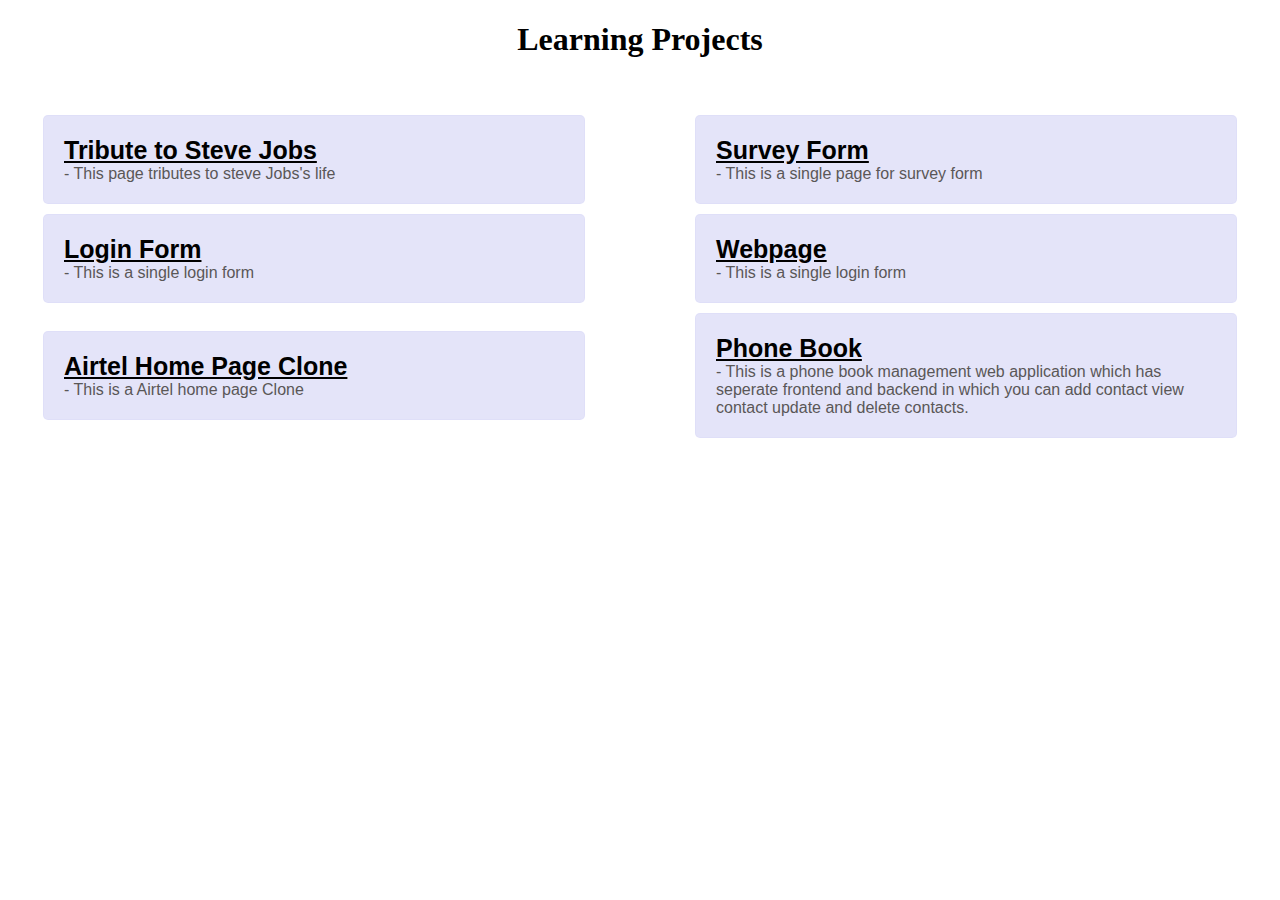
<file: index.html>
<!DOCTYPE html>
<html lang="en">
<head>
    <meta charset="UTF-8">
    <meta name="viewport" content="width=device-width, initial-scale=1.0">
    <title>Document</title>
    <style>
        .project{
            border: 1px solid rgba(221, 221, 248, 0.804);
            width: 500px;
            padding: 20px;
            background-color: rgba(221, 221, 248, 0.804);
            color: rgb(90, 87, 87);
            border-radius: 5px;
            margin: 5px;
            font-family: Arial, Helvetica, sans-serif;
        }
        .project-title{
            font-size: 25px;
            /* text-decoration: none; */
            font-weight: bold;
            color: black;
        
        }
        .projects{
            display: flex;
            justify-content: space-between;
            align-items: center;
            flex-wrap: wrap;
            padding: 30px;
        }
        h1{
            text-align: center;
        }
    </style>
</head>
<body>
    <h1>Learning Projects</h1>
    <div class="projects">
        <div class="project">
            <div><a href="./tributeSteve/tributepage.html" class="project-title">Tribute to Steve Jobs</a></div>
            <div class="desc"> - This page tributes to steve Jobs's life</div>
        </div>
        <div class="project">
            <div><a href="./surveyForm/survey.html" class="project-title">Survey Form</a></div>
            <div class="desc"> - This is a single page for survey form </div>
        </div>
        <div class="project">
            <div><a href="./Day 2/index.html" class="project-title"> Login Form</a></div>
            <div class="desc"> - This is a single login form</div>
        </div>
        <div class="project">
            <div><a href="./Day 3 personal website/" class="project-title">Webpage</a></div>
            <div class="desc"> - This is a single login form</div>
        </div>
        <div class="project">
            <div><a href="./Day 4/airtelclone.html" class="project-title">Airtel Home Page Clone</a></div>
            <div class="desc"> - This is a Airtel home page Clone</div>
        </div>
        <div class="project">
            <div><a href="./Day 5/phonebook.html" class="project-title">Phone Book</a></div>
            <div class="desc"> - This is a phone book management web application which has seperate frontend and backend in which you can add contact view contact update and delete contacts.</div>
        </div>
    </div>
        <!-- <a href="./tributeSteve/tributepage.html">Tribute to Steve Jobs</a>
        <a href="./surveyForm/survey.html" class="project-title">Survey Form</a>
        <a href="./Day 2/index.html" class="project-title"> Login Form</a>
        <a href="./Day 3 personal website/" class="project-title">Webpage</a>
        <a href="./Day 4/airtelclone.html" class="project-title">Airtel Home Page Clone</a>
        <a href="./Day 5/phonebook.html" class="project-title">phone Book</a> -->
</body>
</html>
</file>
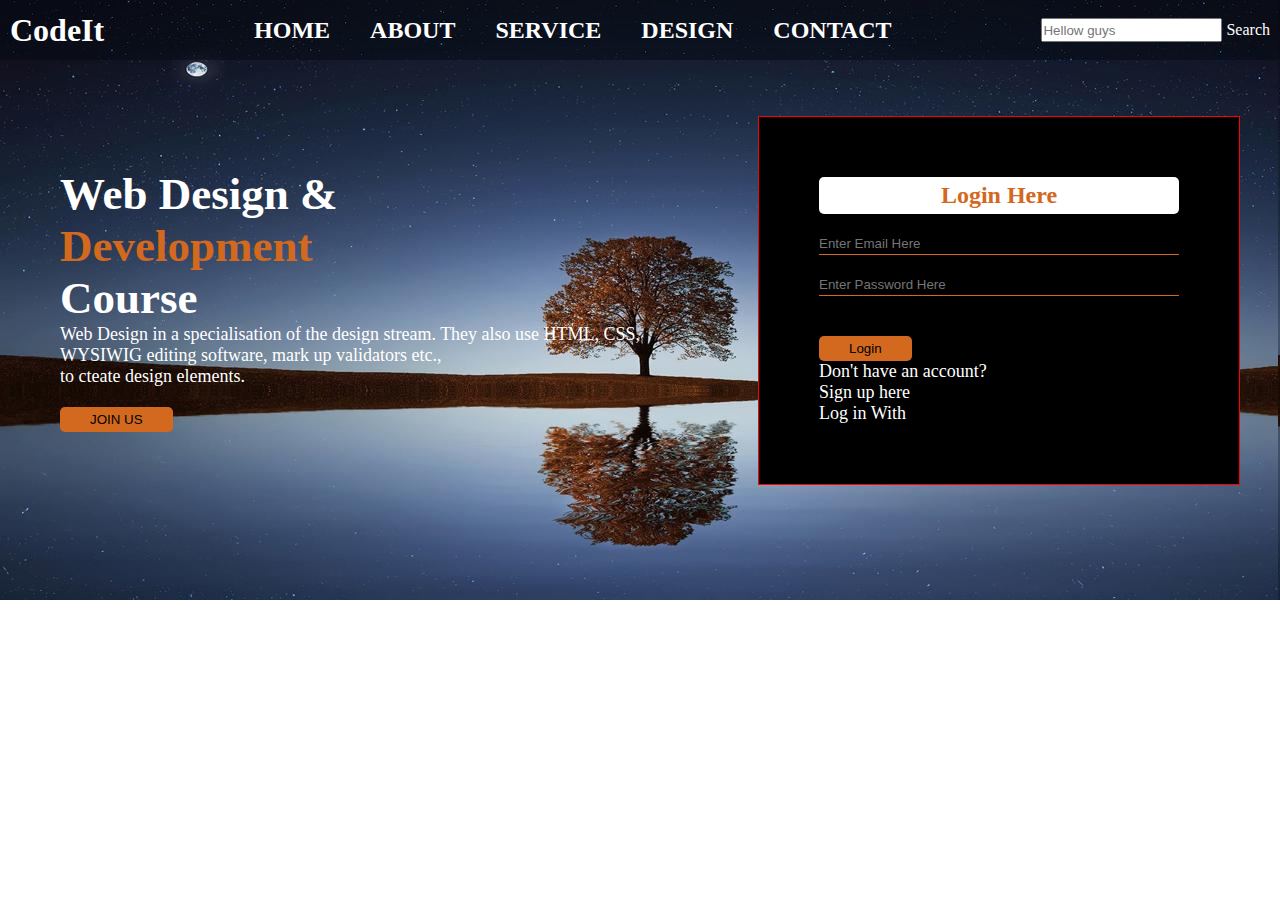
<file: Day 3 personal website/index.html>
<!DOCTYPE html>
<html lang="en">
<head>
    <meta charset="UTF-8">
    <meta name="viewport" content="width=device-width, initial-scale=1.0">
    <link rel="stylesheet" href="style.css">
    <title>Webpage Design</title>
</head>
<body>
    <div class="main">
        <div class="navbar">
            <div class="icons">
                <h1 class="logo">CodeIt</h1>
            </div>
            <div class="menu">
                <div><h2>HOME</h2>
                </div>
                <div>
                    <h2>ABOUT</h2>
                </div>
                <div>
                    <h2>SERVICE</h2>
                </div>
                <div>
                    <h2>DESIGN</h2>
                </div>
                <div>
                    <h2>CONTACT</h2>
                </div>
            </div>
            <div>
                <input type="text" placeholder="Hellow guys">
                <label for="">Search</label>
            </div>
        </div>
        <div class="hero-sec">
            <div class="quote-sec">
                <h1 class="design">Web Design & </h1>
                <h1 class="development">Development </h1>
                <h1 class="course">Course</h1>
                <p>Web Design in a specialisation of the design stream. They also use HTML, CSS, WYSIWIG editing software, mark up validators etc.,<br> to cteate design elements.</p>
                <button>JOIN US</button>
            </div>
            <div class="form-sec">
                <!-- form -->
                <h2>Login Here</h2>
                <div >
                    <input type="text" placeholder="Enter Email Here"><br>
                    <input type="text" placeholder="Enter Password Here">
                </div>
                <button>Login</button>
                <p>Don't have an account?</p>
                <p>Sign up here</p>
                <p>Log in With</p>
            </div>
        </div>
    </div>
</body>
</html>
</file>
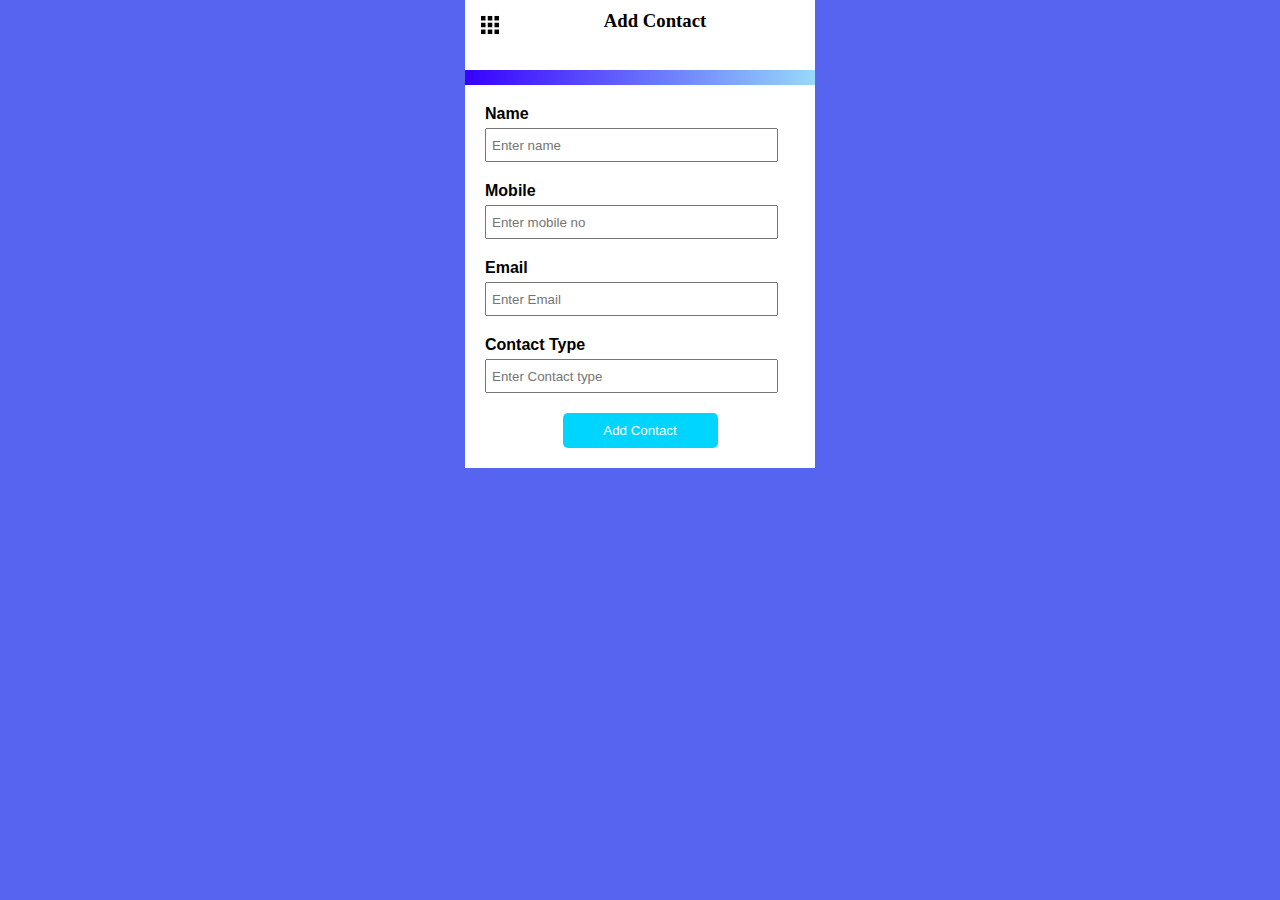
<file: Day 5/add-contact.html>
<!DOCTYPE html>
<html lang="en">
<head>
    <meta charset="UTF-8">
    <meta name="viewport" content="width=device-width, initial-scale=1.0">
    <link rel="stylesheet" href="style.css">
    <link rel="stylesheet" href="https://cdnjs.cloudflare.com/ajax/libs/font-awesome/6.5.1/css/all.min.css" integrity="sha512-DTOQO9RWCH3ppGqcWaEA1BIZOC6xxalwEsw9c2QQeAIftl+Vegovlnee1c9QX4TctnWMn13TZye+giMm8e2LwA==" crossorigin="anonymous" referrerpolicy="no-referrer" />
    <title>Add Contact</title>
</head>
<body>
    <div class="frame">
        <div class="upper">
            <img src="bento menu.png" alt="">
            <h3>Add Contact</h3>
            <!-- <i class="fa-solid fa-ellipsis-vertical"></i> -->
            <a href="phonebook.html"><i class="fa-solid fa-arrow-left"></i></a>
        </div>
        <div class="colour">
        </div>

        <div class="add-contact">
            <form action="">
                <label for="name">Name</label><br>
                <input type="text" placeholder="Enter name" id="name"><br>
                <label for="name">Mobile</label><br>
                <input type="text" placeholder="Enter mobile no" id="mobile"><br>
                <label for="email">Email</label><br>
                <input type="text" placeholder="Enter Email" id="email"><br>
                <label for="name">Contact Type</label><br>
                <input type="text" placeholder="Enter Contact type" id="contact-type"><br>
                
                <div class="add-btn">
                    <button onclick="addContact()">Add Contact</button>
                </div>
            </form>
        </div>
        
        
            
    </div>
</body>
<script src="phonebook.js"></script>
</html>
</file>
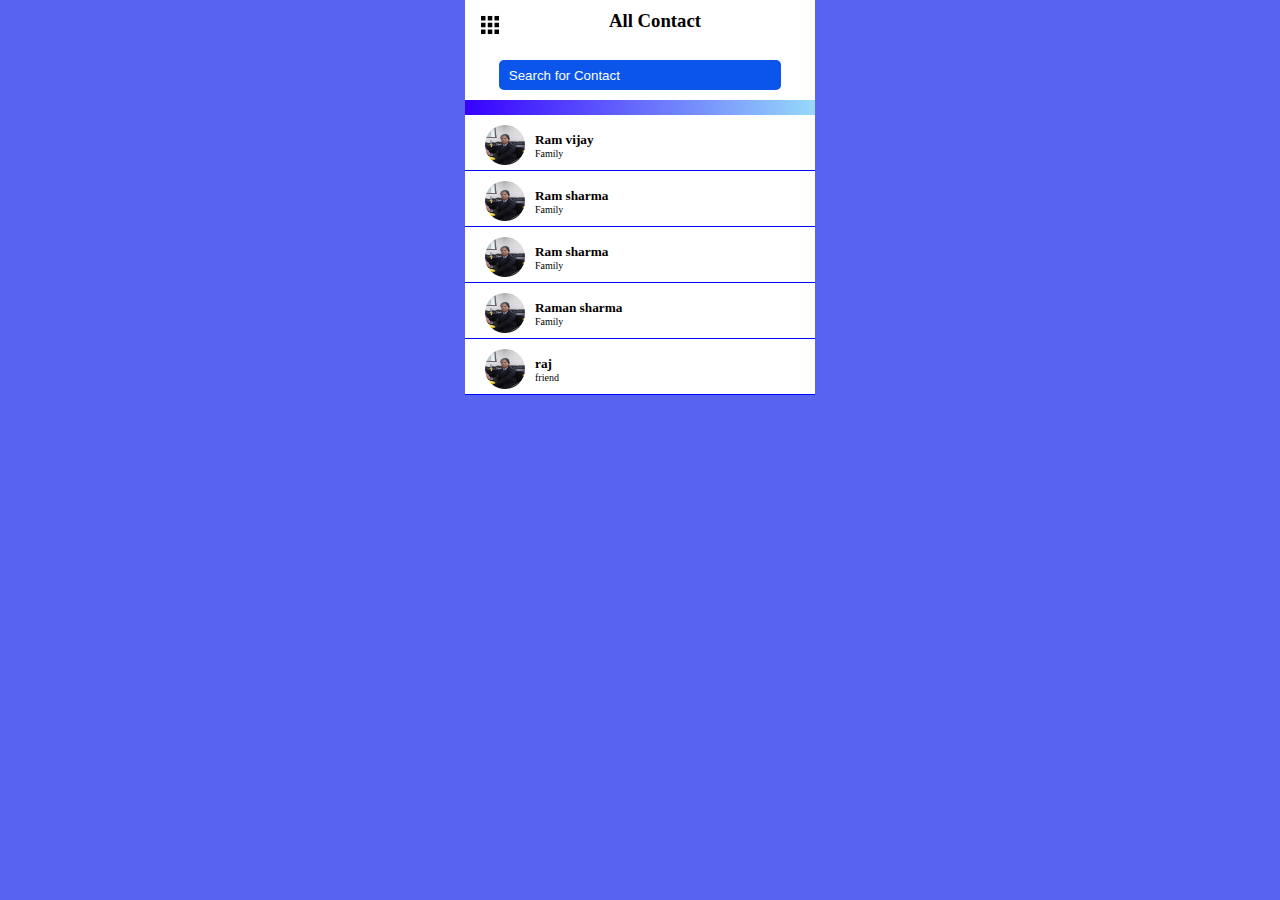
<file: Day 5/phonebook.html>
<!DOCTYPE html>
<html lang="en">
<head>
    <meta charset="UTF-8">
    <meta name="viewport" content="width=device-width, initial-scale=1.0">
    <link rel="stylesheet" href="style.css">
    <link rel="stylesheet" href="https://cdnjs.cloudflare.com/ajax/libs/font-awesome/6.5.1/css/all.min.css" integrity="sha512-DTOQO9RWCH3ppGqcWaEA1BIZOC6xxalwEsw9c2QQeAIftl+Vegovlnee1c9QX4TctnWMn13TZye+giMm8e2LwA==" crossorigin="anonymous" referrerpolicy="no-referrer" />
    <title>Phone Book</title>
</head>
<body>
    <div class="frame">
        <div class="upper">
            <img src="bento menu.png" alt="">
            <h3>All Contact</h3>
            <!-- <i class="fa-solid fa-ellipsis-vertical"></i> -->
            <a href="add-contact.html"><i class="fa-solid fa-user-plus"></i></a>
        </div>
        <div class="search-box">
            <input type="text" placeholder="Search for Contact" id="search">
            <i class="fa-solid fa-magnifying-glass" id="icon"></i>
        </div>
        <div class="colour">

        </div>
        <div id="contacts">
            
        </div>
            
    </div>
</body>
<script src="phonebook.js"></script>
</html>
</file>
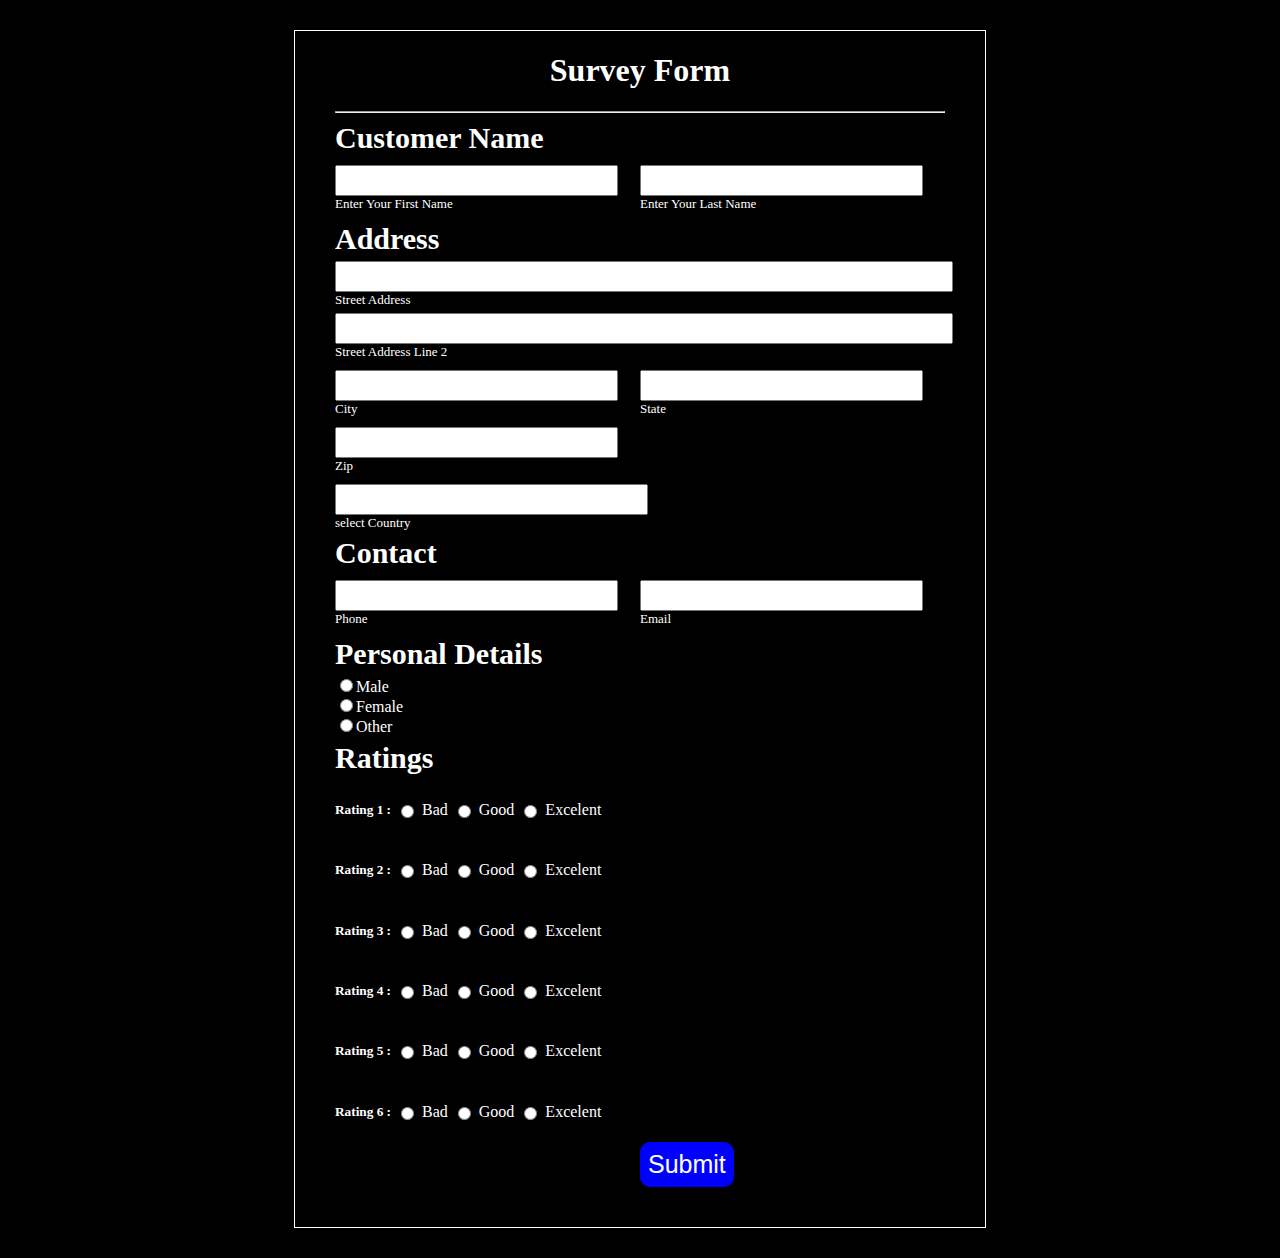
<file: surveyForm/survey.html>
<!DOCTYPE html>
<html lang="en">
<head>
    <meta charset="UTF-8">
    <meta name="viewport" content="width=device-width, initial-scale=1.0">
    <link rel="stylesheet" href="survey.css">
    <title>Document</title>
</head>
<body>
    <div class="main">
        <div class="survey">
            <h1>Survey Form</h1>
            <hr>

            <label for="name">Customer Name</label>
            <div class="customer-name">
                <div>
                    <input type="text">
                    <div class="input-bottom-level">Enter Your First Name</div>
                </div>
                <div>
                    <input type="text">
                    <div class="input-bottom-level">Enter Your Last Name</div>
                </div>
            </div>
            
            
            <label for="address">Address</label>
            <div class="address">
                <input type="text">
                <div class="input-bottom-level">Street Address</div>

                <input type="text">
                <div class="input-bottom-level">Street Address Line 2</div>
            </div>
            <div class="customer-name">
                <div>
                    <input type="text">
                    <div class="input-bottom-level">City</div>
                </div>
                <div>
                    <input type="text">
                    <div class="input-bottom-level">State</div>
                </div>
                <div>
                    <input type="text">
                    <div class="input-bottom-level">Zip</div>
                </div>
            </div>
           <div class="country">
            <input type="text">
            <div class="input-bottom-level">select Country</div>
           </div>

            <label for="">Contact</label>
            <div class="customer-name">
                <div>
                    <input type="text">
                    <div class="input-bottom-level">Phone</div>
                </div>
                <div>
                    <input type="text">
                    <div class="input-bottom-level">Email</div>
                </div>
                
            </div>

            <label for="">Personal Details</label>
            <div>
                <input type="radio">Male
                <br>
                <input type="radio">Female
                <br>
                <input type="radio">Other
            </div>

            <label for="">Ratings</label>
            <div class="rating">
                <h5>Rating 1 :</h5>
                <input type="radio">Bad
                <input type="radio">Good
                <input type="radio">Excelent
            </div>
            <div class="rating">
                <h5>Rating 2 :</h5>
                <input type="radio">Bad
                <input type="radio">Good
                <input type="radio">Excelent
            </div>
            <div class="rating">
                <h5>Rating 3 :</h5>
                <input type="radio">Bad
                <input type="radio">Good
                <input type="radio">Excelent
            </div>
            <div class="rating">
                <h5>Rating 4 :</h5>
                <input type="radio">Bad
                <input type="radio">Good
                <input type="radio">Excelent
            </div>
            <div class="rating">
                <h5>Rating 5 :</h5>
                <input type="radio">Bad
                <input type="radio">Good
                <input type="radio">Excelent
            </div>
            <div class="rating">
                <h5>Rating 6 :</h5>
                <input type="radio">Bad
                <input type="radio">Good
                <input type="radio">Excelent
            </div>

            <div class="submit">
                <button class="submit-btn">Submit</button>
            </div>
            
        </div>
        
    </div>
</body>
</html>
</file>
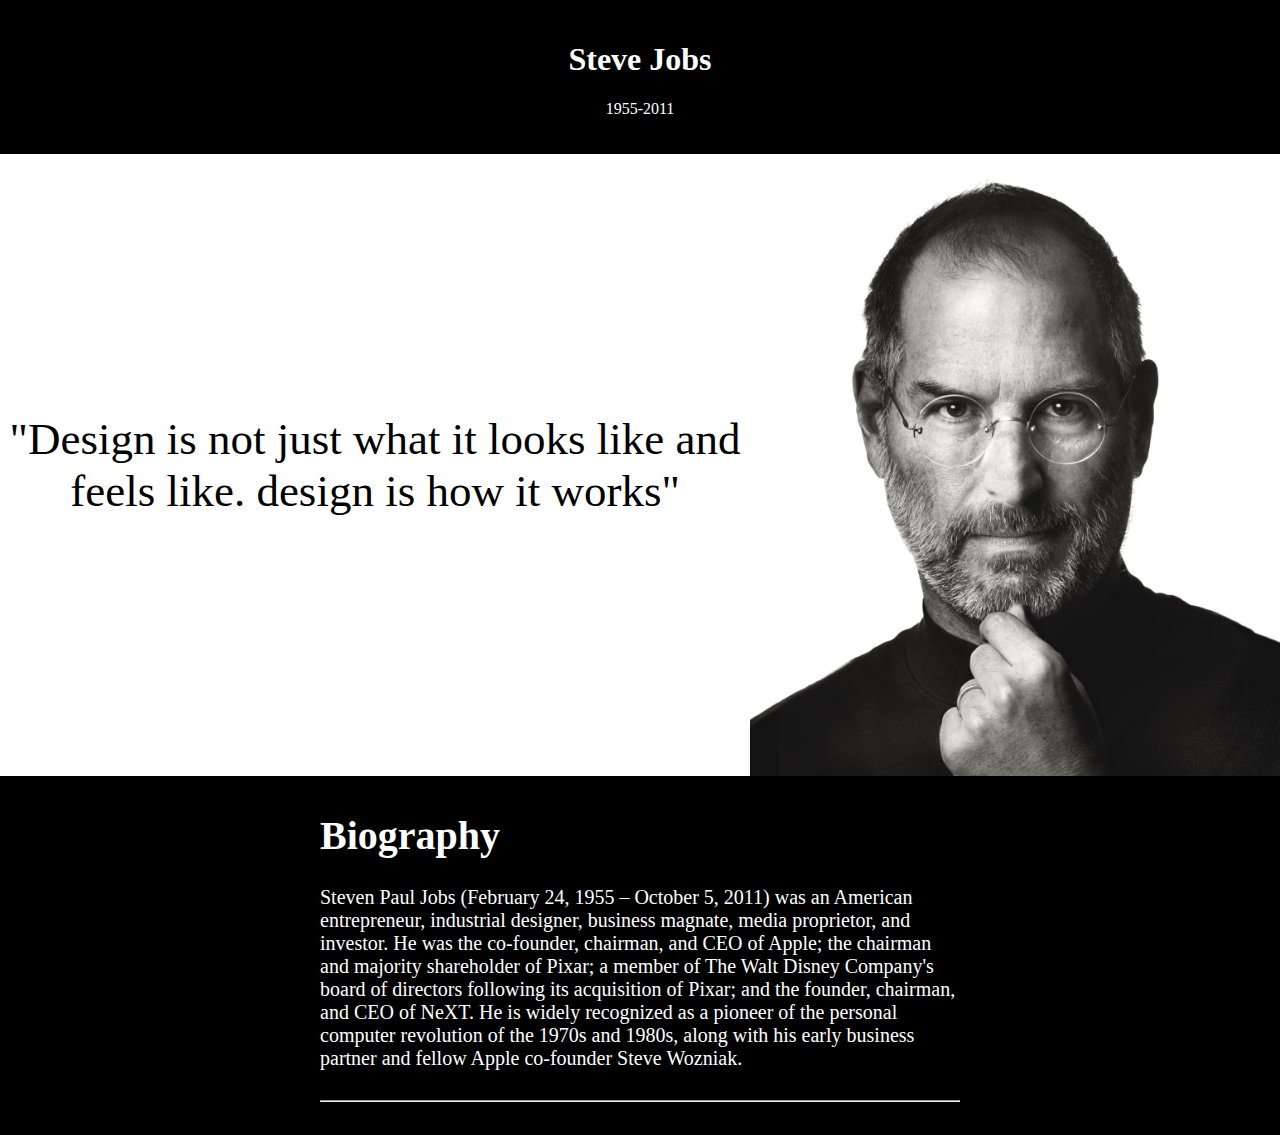
<file: tributeSteve/tributepage.html>
<!DOCTYPE html>
<html lang="en">
<head>
    <meta charset="UTF-8">
    <meta name="viewport" content="width=device-width, initial-scale=1.0">
    <link rel="stylesheet" href="tribute.css">
    <title>Steve Jobs</title>
</head>
<body>
    <div>
        <div class="heading">
            <h1>Steve Jobs</h1>
            <p>1955-2011</p>
        </div>
        <div class="main">
            <div class="phrase">
                <p>"Design is not just what it looks like and feels like. design is how it works"</p>
            </div>
            <div class="main-image">
                <img src="profoto-albert-watson-steve-jobs-pinned-image-original.jpg" alt="" width="530px" height="100%">
            </div>
        </div>


        <div class="biography">
            <h1>Biography</h1>
            <p>Steven Paul Jobs (February 24, 1955 – October 5, 2011) was an American entrepreneur, industrial designer, business magnate, media proprietor, and investor. He was the co-founder, chairman, and CEO of Apple; the chairman and majority shareholder of Pixar; a member of The Walt Disney Company's board of directors following its acquisition of Pixar; and the founder, chairman, and CEO of NeXT. He is widely recognized as a pioneer of the personal computer revolution of the 1970s and 1980s, along with his early business partner and fellow Apple co-founder Steve Wozniak.</p>
            <hr>
        </div>

    </div>
    
</body>
</html>
</file>
<file: Day 3 personal website/style.css>
*{
    margin: 0;
    padding: 0;
}
.main{
    width: 100%;
    background-image: url('nature\ -\ Copy-1278x600.jpg');
    min-height: 600px;
    
}
.navbar{

height: 60px;
padding: 0px 10px;
/* background-color: #010912; */
background-color: rgba(1,9,18,0.5);
display: flex;
justify-content: space-between;
color: white;
align-items: center;
}
.menu{
    display: flex;
    gap: 40px;
}
.hero-sec{
    display: flex;
    justify-content: space-between;
    color: white;
    padding: 40px;
    align-items: center;
    min-height: 400px;
}
.hero-sec h1{
    font-size: 45px;
    
}
.development{
    color: chocolate;
}
input{
    height: 20px;
}
.form-sec{
border: 1px solid red;
width: 30%;
background-color: black;
color: white;
padding: 5%;
}
.form-sec h2{
    background-color: white;
    color: chocolate;
    border-radius: 5px;
    padding: 5px;
    text-align: center;
    margin-bottom: 20px;
}
.form-sec input{
    width: 100%;
    background-color: black;
    color: white;
    border: none;
    border-bottom: 1px solid chocolate;
    margin-bottom: 20px;
}
.quote-sec{
    width: 55%;
    padding: 20px;
}
button{
    padding: 5px 30px;
    background-color: chocolate;
    border: none;
    border-radius: 5px;
    margin-top: 20px;
}
p{
    font-size: 18px;
}
</file>
<file: Day 5/style.css>
*{
    margin: 0;
    padding: 0;
}
body{
    background-color: rgb(87, 100, 239);
    display: flex;
    justify-content:center;
    align-items: center;
    width: 100%;
   

}
.frame{
    background-color: white;
    width: 350px;
    
    overflow: hidden;
 
}
.upper{
    display: flex;
    height: 40px;
    justify-content: space-between;
    padding: 10px;
    
}
.upper img{
    width: 30px;
    height: 30px;

}
#search{
    background-color: rgb(11, 85, 234);
    border: none;
    height: 30px;
    width: 75%;
   border-top-left-radius: 5px ;
   border-bottom-left-radius: 5px ;
   padding-left: 10px;
}
.search-box ::placeholder {
    color: white;
  }
  #icon{
    background-color: rgb(11, 85, 234);
    height: 30px;
    color: white;
    display: flex;
    align-items: center;
    padding-right: 10px;
    border-top-right-radius: 5px ;
   border-bottom-right-radius: 5px ;
  }
  .search-box{
    display: flex;
    align-items: center;
    justify-content: center;
  }
  .colour{
    width: 100%;
    height: 15px;
    margin-top: 10px;
    background-image: linear-gradient(to right, rgb(55, 0, 255) , rgba(118, 205, 248, 0.763));
  }
  .contact img{
    width: 40px;
    height: 40px;
    border-radius: 50%;

  }
  .contact{
    display: flex;
  
    /* justify-content: space-between; */
    gap: 10px;
    align-items: center;
    padding-left: 20px;
    padding-right: 20px;
    margin-top: 10px;
    padding-bottom: 5px;
    border-bottom: 1px solid blue;
    
  }
  .contact p{
    font-size: 10px;
  }
  /* ----------------------------------------Add-contacts ----------------------------------------------*/
  .add-contact{
    margin: 20px;
    font-family: Arial, Helvetica, sans-serif;
  }
  .add-contact input{
    width: 90%;
    height: 20px;
    padding: 5px;
    margin-top: 5px;
    margin-bottom: 20px;
  
  }
  .add-contact label{
    font-weight:550;
    margin-bottom: 5px;
  
  }
  .add-contact button{
    background-color: rgb(0, 213, 255);
    border: none;
    width: 50%;
    height: 35px;
    color: white;
    margin: auto;
    border-radius: 5px;
    
  }
  .add-btn{
    display: flex;
  }
  .add-btn :hover{
    background-color: blue;
    font-weight: bold;
  }
</file>
<file: surveyForm/survey.css>
body{
    margin: 0;
    padding: 0;
}
.main{
    background-color: black;
    padding: 30px;
}
.survey{
    border: 1px solid white;
    width:50%;
    color: white;
    padding-left: 40px;
    padding-right: 40px;
    margin: auto;
    padding-bottom: 40px;
    
}
h1{
    text-align: center;
}
.customer-name{
    display: flex;
    flex-wrap: wrap;
}
label{
    font-size: 30px;
    font-weight: bold;
    margin-bottom: 5px;
    margin-top: 5px;
    display: block;
}
.input-bottom-level{
    font-size:small ;
    margin-bottom: 5px;
}
.customer-name div{
    width: 50%;
}
.customer-name div input{
    width: 90%;
    height: 25px;
    margin-top: 5px;
}
.address input{
    width: 100%;
    height: 25px;
   
}
.country input{
    width: 50%;
    height:25px ;
    margin-top: 5px;
}
.rating{
    display: flex;
    align-items: center;
    gap: 5px;
}
.submit{
    margin: 0 50%;
}
.submit-btn{
    background-color: blue;
    color: white;
    border: none;
    font-size: 25px;
    padding: 8px;
    border-radius: 10px;
}
</file>
<file: tributeSteve/tribute.css>
body{
    margin: 0;
    padding: 0;
}

.heading{
    background-color: black;
    color: white;
    text-align: center;
    padding: 20px;
}
.main{
    display: flex;
}
.phrase{
    width: 60%;
    display: flex;
    align-items: center;
}
.phrase p{
    font-size: 45px;
    text-align: center;
}
.biography{
    background-color: black;
    color: white;
    padding-top: 10px;
    padding-left: 25%;
    padding-right: 25%;
    padding-bottom: 25px;
    
}
.biography h1{
    font-size: 40px;
}
.biography p{
    font-size: 20px;
    padding-bottom: 10px;
}
hr{
    color: white;
}
</file>
